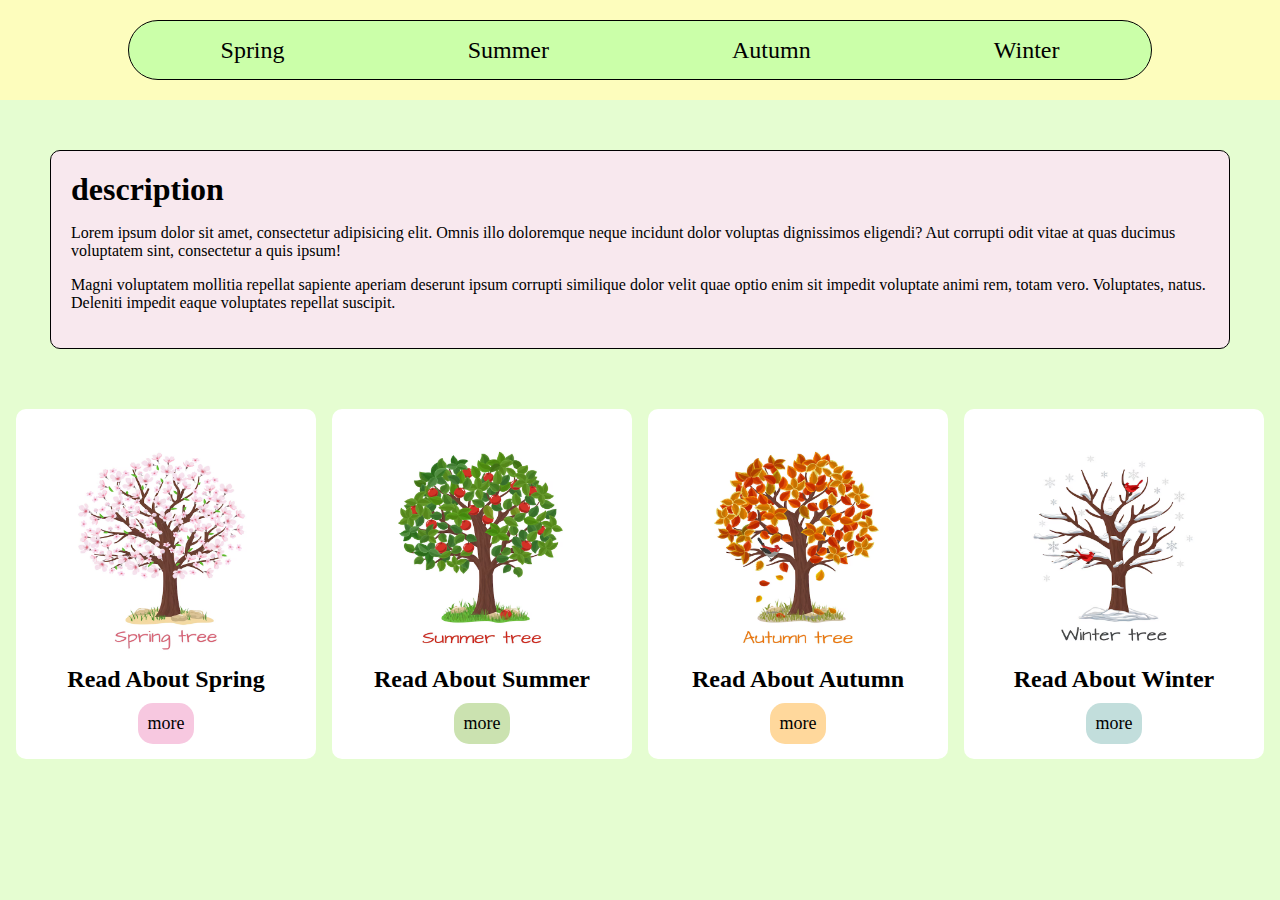
<file: index.html>
<!DOCTYPE html>
<html lang="en">

<head>
    <meta charset="UTF-8">
    <meta name="viewport" content="width=device-width, initial-scale=1.0">
    <title>description</title>
    <link rel="stylesheet" href="index.css">
</head>

<body>
    <header>
        <nav>
            <a href="#">
                <div class="blossom">
                    <img class="top" src="./pictures/blossom.png" alt="">
                    <img class="right" src="./pictures/blossom.png" alt="">
                    <img class="corner" src="./pictures/blossom.png" alt="">
                </div>
                Spring
            </a>
            <a href="two.html" target="_blank">
                <div class="blossom">
                    <img class="top" src="./pictures/blossom.png" alt="">
                    <img class="right" src="./pictures/blossom.png" alt="">
                    <img class="corner" src="./pictures/blossom.png" alt="">
                </div>
                Summer
            </a>
            <a href="three.html" target="_blank">
                <div class="blossom">
                    <img class="top" src="./pictures/blossom.png" alt="">
                    <img class="right" src="./pictures/blossom.png" alt="">
                    <img class="corner" src="./pictures/blossom.png" alt="">
                </div>
                Autumn
            </a>
            <a href="four.html" target="_blank">
                <div class="blossom">
                    <img class="top" src="./pictures/blossom.png" alt="">
                    <img class="right" src="./pictures/blossom.png" alt="">
                    <img class="corner" src="./pictures/blossom.png" alt="">
                </div>
                Winter
            </a>
        </nav>
    </header>

    <main>
        <section id="description">
            <h1>description</h1>
            <p>Lorem ipsum dolor sit amet, consectetur adipisicing elit. Omnis illo doloremque neque incidunt dolor
                voluptas dignissimos eligendi? Aut corrupti odit vitae at quas ducimus voluptatem sint, consectetur a
                quis ipsum!</p>
            <p>Magni voluptatem mollitia repellat sapiente aperiam deserunt ipsum corrupti similique dolor velit quae
                optio enim sit impedit voluptate animi rem, totam vero. Voluptates, natus. Deleniti impedit eaque
                voluptates repellat suscipit.</p>
        </section>
        <section class="container">
            <section class="card spring">
                <img src="pictures/spring.png" alt="spring">
                <h2>Read About Spring</h2>
                <a href="https://en.wikipedia.org/wiki/Spring_(season)" target="_blank">more</a>
            </section>
            <section class="card summer">
                <img src="pictures/summer.png" alt="summer">
                <h2>Read About Summer</h2>
                <a href="https://en.wikipedia.org/wiki/Summer" target="_blank">more</a>
            </section>
            <section class="card autumn">
                <img src="pictures/autumn.png" alt="autumn">
                <h2>Read About Autumn</h2>
                <a href="https://en.wikipedia.org/wiki/Autumn" target="_blank">more</a>
            </section>
            <section class="card winter">
                <img src="pictures/winter.png" alt="winter">
                <h2>Read About Winter</h2>
                <a href="https://en.wikipedia.org/wiki/Winter" target="_blank">more</a>
            </section>
        </section>

    </main>
</body>

</html>
</file>
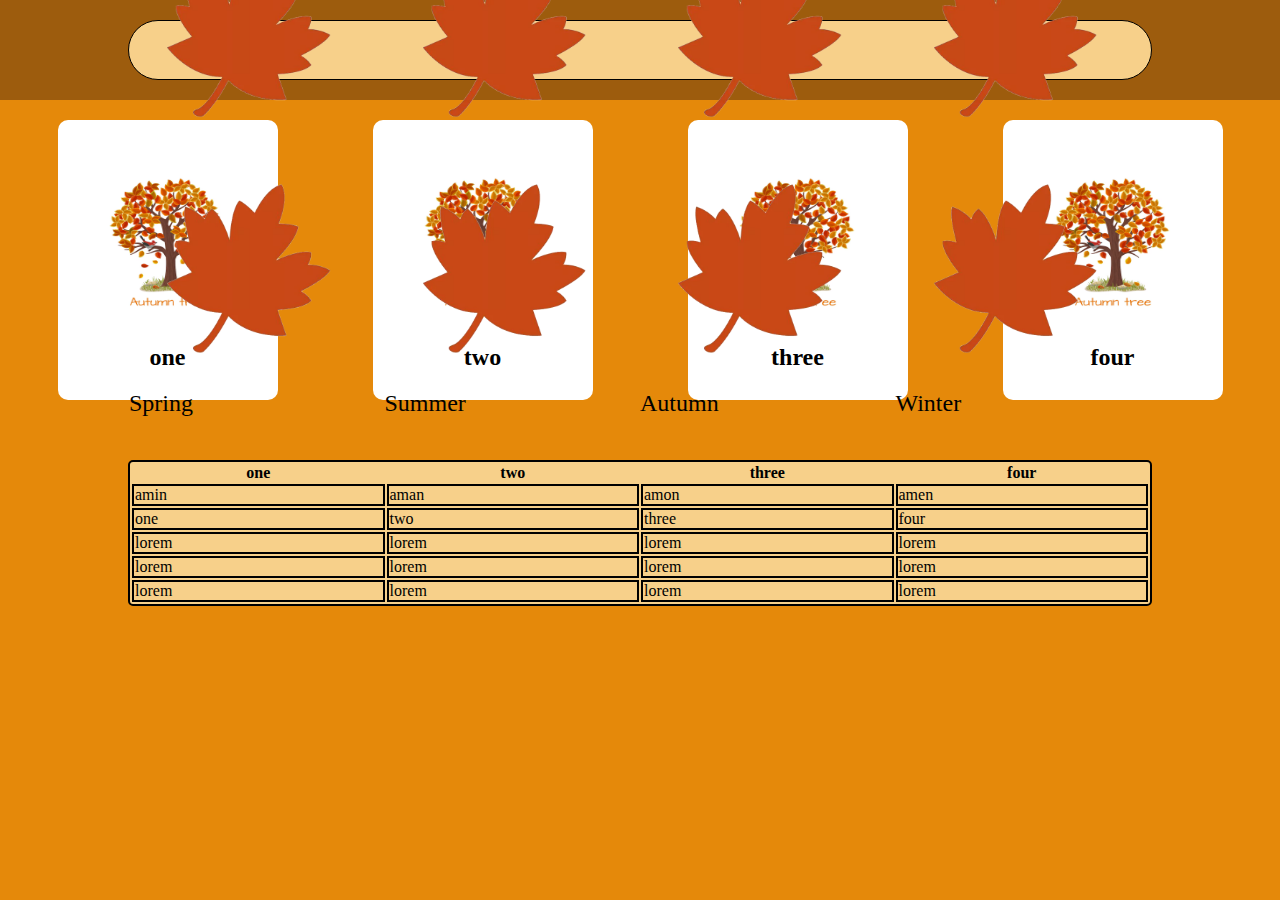
<file: autumn.html>
<!DOCTYPE html>
<html lang="en">

<head>
    <meta charset="UTF-8">
    <meta name="viewport" content="width=device-width, initial-scale=1.0">
    <title>Autumn</title>
    <link rel="stylesheet" href="autumn.css">
</head>

<body>
    <header>
        <nav>
            <a href="index.html" target="_blank">
                <div class="blossom">
                    <img class="top" src="./pictures/fallleaf.png" alt="">
                    <img class="right" src="./pictures/fallleaf.png" alt="">
                    <img class="corner" src="./pictures/fallleaf.png" alt="">
                </div>
                Spring
            </a>
            <a href="summer.html" target="_blank">
                <div class="blossom">
                    <img class="top" src="./pictures/fallleaf.png" alt="">
                    <img class="right" src="./pictures/fallleaf.png" alt="">
                    <img class="corner" src="./pictures/fallleaf.png" alt="">
                </div>
                Summer
            </a>
            <a href="#">
                <div class="blossom">
                    <img class="top" src="./pictures/fallleaf.png" alt="">
                    <img class="right" src="./pictures/fallleaf.png" alt="">
                    <img class="corner" src="./pictures/fallleaf.png" alt="">
                </div>
                Autumn
            </a>
            <a href="winter.html" target="_blank">
                <div class="blossom">
                    <img class="top" src="./pictures/fallleaf.png" alt="">
                    <img class="right" src="./pictures/fallleaf.png" alt="">
                    <img class="corner" src="./pictures/fallleaf.png" alt="">
                </div>
                Winter
            </a>
        </nav>
    </header>

    <main>
        <section class="container">
            <section class="card">
                <img src="pictures/autumn.png" alt="test">
                <h2>one</h2>
            </section>
            <section class="card">
                <img src="pictures/autumn.png" alt="test">
                <h2>two</h2>
            </section>
            <section class="card">
                <img src="pictures/autumn.png" alt="test">
                <h2>three</h2>
            </section>
            <section class="card">
                <img src="pictures/autumn.png" alt="test">
                <h2>four</h2>
            </section>
        </section>

        <section>
            <table>
                <thead>
                    <th>one</th>
                    <th>two</th>
                    <th>three</th>
                    <th>four</th>
                </thead>
                <tbody>
                    <tr>
                        <td>amin</td>
                        <td>aman</td>
                        <td>amon</td>
                        <td>amen</td>
                    </tr>
                    <tr>
                        <td>one</td>
                        <td>two</td>
                        <td>three</td>
                        <td>four</td>
                    </tr>
                    <tr>
                        <td>lorem</td>
                        <td>lorem</td>
                        <td>lorem</td>
                        <td>lorem</td>
                    </tr>
                    <tr>
                        <td>lorem</td>
                        <td>lorem</td>
                        <td>lorem</td>
                        <td>lorem</td>
                    </tr>
                    <tr>
                        <td>lorem</td>
                        <td>lorem</td>
                        <td>lorem</td>
                        <td>lorem </td>
                    </tr>
                </tbody>
            </table>
        </section>
</body>

</html>
</file>
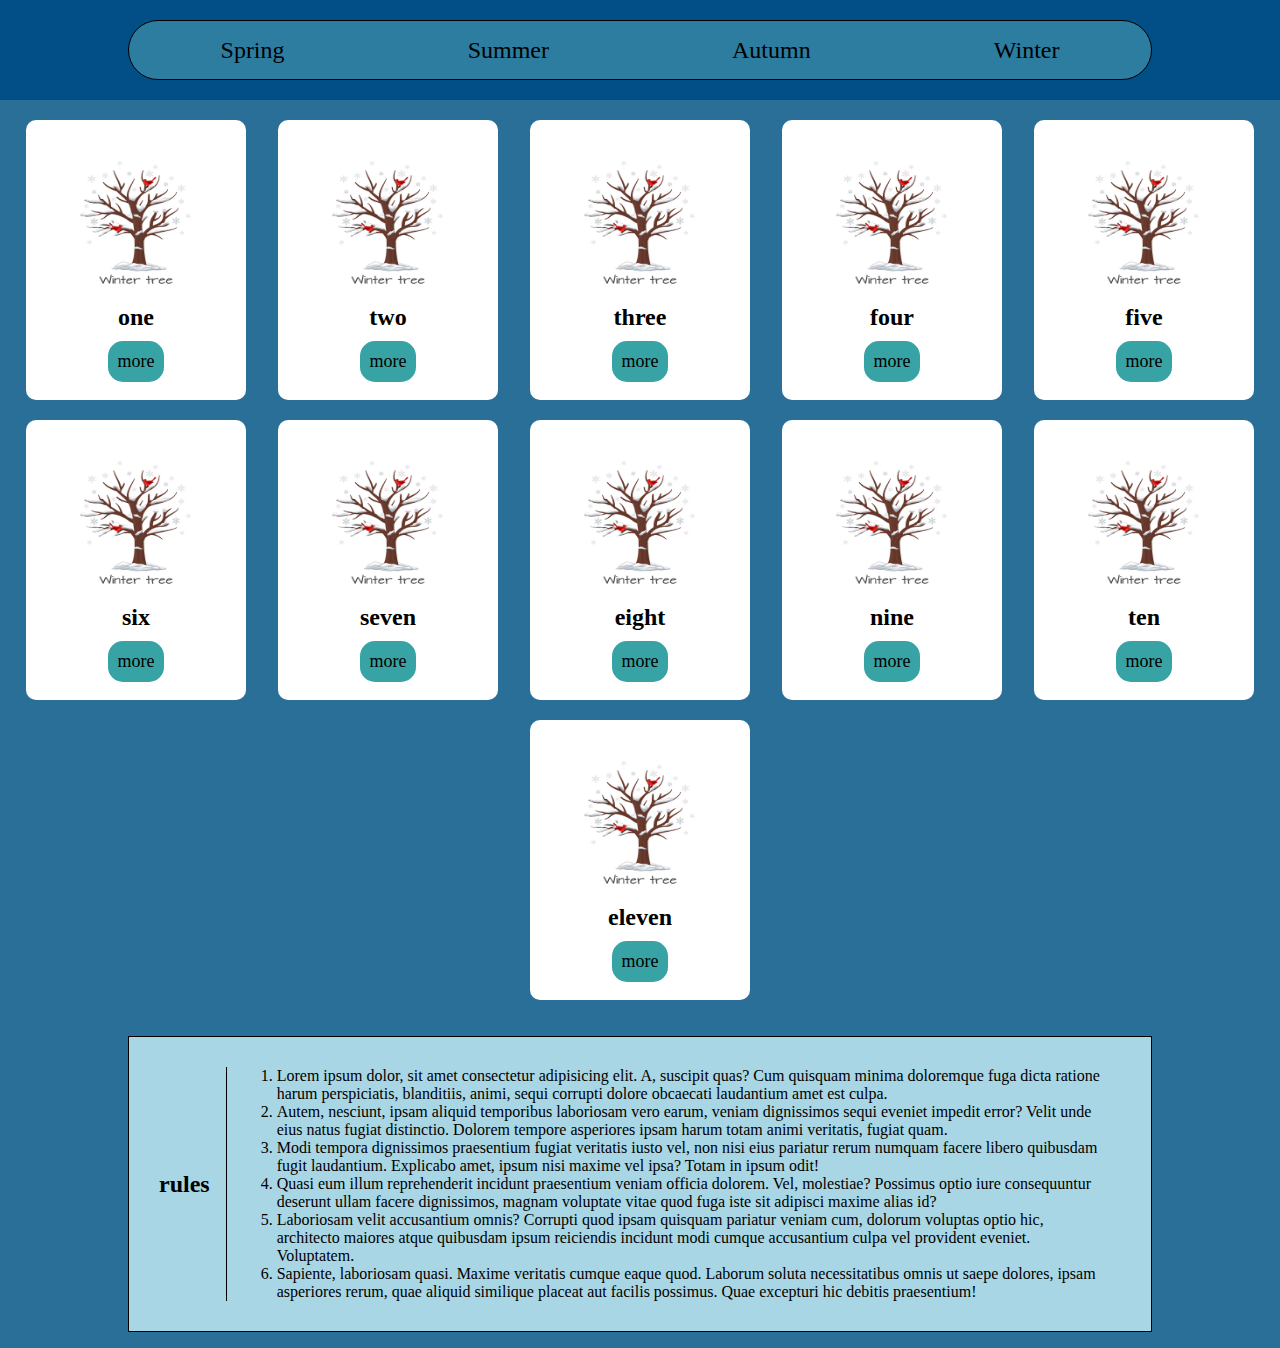
<file: four.html>
<!DOCTYPE html>
<html lang="en">

<head>
    <meta charset="UTF-8">
    <meta name="viewport" content="width=device-width, initial-scale=1.0">
    <title>four</title>
    <link rel="stylesheet" href="four.css">
</head>

<body>
    <header>
        <nav>
            <a href="index.html" target="_blank">
                <div class="blossom">
                    <img class="top" src="pictures/snow.png" alt="">
                    <img class="right" src="pictures/snow.png" alt="">
                    <img class="corner" src="pictures/snow.png" alt="">
                </div>
                Spring
            </a>
            <a href="two.html" target="_blank">
                <div class="blossom">
                    <img class="top" src="pictures/snow.png" alt="">
                    <img class="right" src="pictures/snow.png" alt="">
                    <img class="corner" src="pictures/snow.png" alt="">
                </div>
                Summer
            </a>
            <a href="three.html" target="_blank">
                <div class="blossom">
                    <img class="top" src="pictures/snow.png" alt="">
                    <img class="right" src="pictures/snow.png" alt="">
                    <img class="corner" src="pictures/snow.png" alt="">
                </div>
                Autumn
            </a>
            <a href="#">
                <div class="blossom">
                    <img class="top" src="pictures/snow.png" alt="">
                    <img class="right" src="pictures/snow.png" alt="">
                    <img class="corner" src="pictures/snow.png" alt="">
                </div>
                Winter
            </a>
        </nav>
    </header>

    <main>
        <section class="container">
            <section class="card">
                <img src="./pictures/winter.png" alt="test">
                <h2>one</h2>
                <a href="">more</a>
            </section>
            <section class="card">
                <img src="./pictures/winter.png" alt="test">
                <h2>two</h2>
                <a href="">more</a>
            </section>
            <section class="card">
                <img src="./pictures/winter.png" alt="test">
                <h2>three</h2>
                <a href="">more</a>
            </section>
            <section class="card">
                <img src="./pictures/winter.png" alt="test">
                <h2>four</h2>
                <a href="">more</a>
            </section>
            <section class="card">
                <img src="./pictures/winter.png" alt="test">
                <h2>five</h2>
                <a href="">more</a>
            </section>
            <section class="card">
                <img src="./pictures/winter.png" alt="test">
                <h2>six</h2>
                <a href="">more</a>
            </section>
            <section class="card">
                <img src="./pictures/winter.png" alt="test">
                <h2>seven</h2>
                <a href="">more</a>
            </section>
            <section class="card">
                <img src="./pictures/winter.png" alt="test">
                <h2>eight</h2>
                <a href="">more</a>
            </section>
            <section class="card">
                <img src="./pictures/winter.png" alt="test">
                <h2>nine</h2>
                <a href="">more</a>
            </section>
            <section class="card">
                <img src="./pictures/winter.png" alt="test">
                <h2>ten</h2>
                <a href="">more</a>
            </section>
            <section class="card">
                <img src="./pictures/winter.png" alt="test">
                <h2>eleven</h2>
                <a href="">more</a>
            </section>
        </section>
        <section class="rules">
            <div>
                <h2>rules</h2>
            <ol>
                <li>Lorem ipsum dolor, sit amet consectetur adipisicing elit. A, suscipit quas? Cum quisquam minima doloremque fuga dicta ratione harum perspiciatis, blanditiis, animi, sequi corrupti dolore obcaecati laudantium amet est culpa.</li>
                <li>Autem, nesciunt, ipsam aliquid temporibus laboriosam vero earum, veniam dignissimos sequi eveniet impedit error? Velit unde eius natus fugiat distinctio. Dolorem tempore asperiores ipsam harum totam animi veritatis, fugiat quam.</li>
                <li>Modi tempora dignissimos praesentium fugiat veritatis iusto vel, non nisi eius pariatur rerum numquam facere libero quibusdam fugit laudantium. Explicabo amet, ipsum nisi maxime vel ipsa? Totam in ipsum odit!</li>
                <li>Quasi eum illum reprehenderit incidunt praesentium veniam officia dolorem. Vel, molestiae? Possimus optio iure consequuntur deserunt ullam facere dignissimos, magnam voluptate vitae quod fuga iste sit adipisci maxime alias id?</li>
                <li>Laboriosam velit accusantium omnis? Corrupti quod ipsam quisquam pariatur veniam cum, dolorum voluptas optio hic, architecto maiores atque quibusdam ipsum reiciendis incidunt modi cumque accusantium culpa vel provident eveniet. Voluptatem.</li>
                <li>Sapiente, laboriosam quasi. Maxime veritatis cumque eaque quod. Laborum soluta necessitatibus omnis ut saepe dolores, ipsam asperiores rerum, quae aliquid similique placeat aut facilis possimus. Quae excepturi hic debitis praesentium!</li>
            </ol>
            </div>
        </section>
    </main>
</body>

</html>
</file>
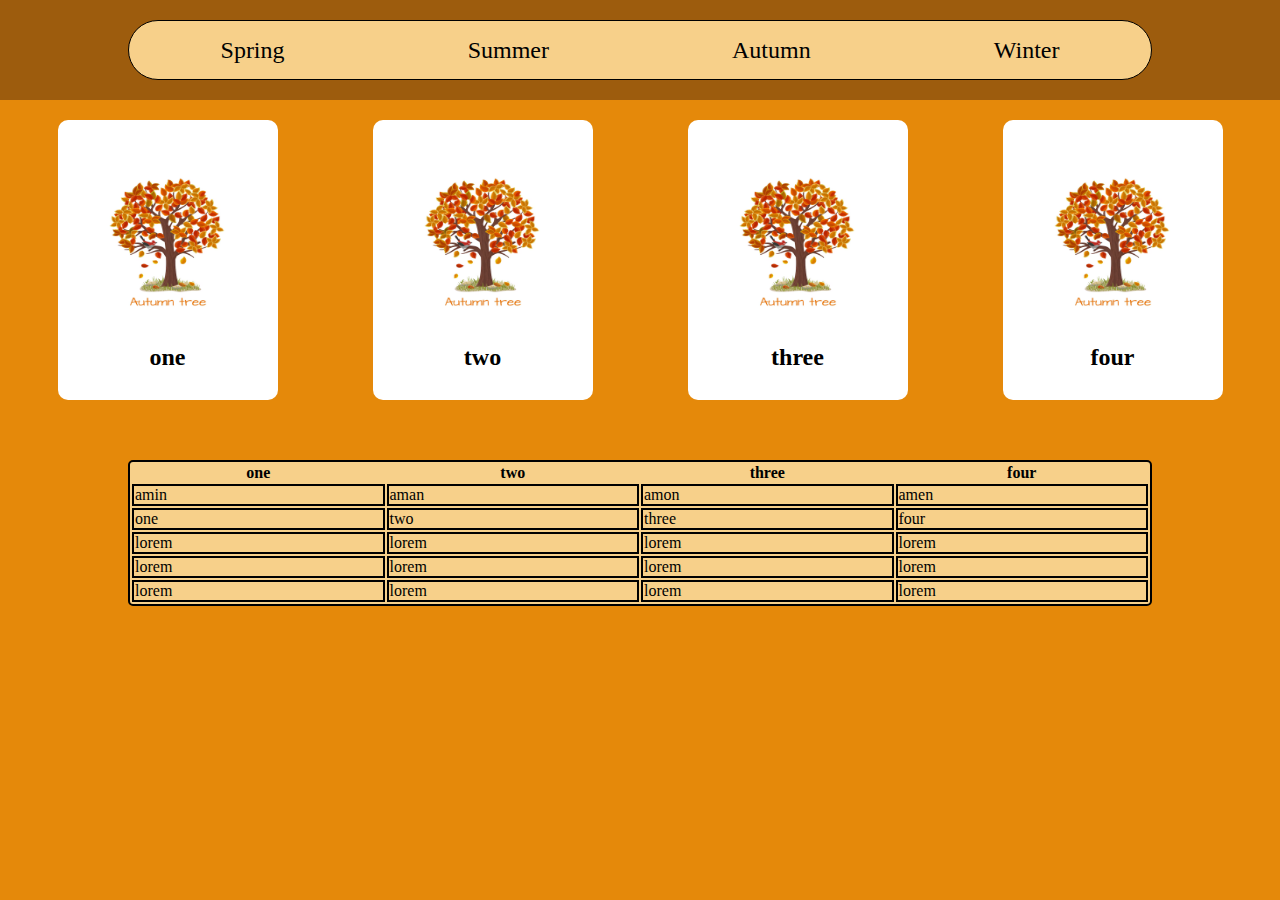
<file: three.html>
<!DOCTYPE html>
<html lang="en">

<head>
    <meta charset="UTF-8">
    <meta name="viewport" content="width=device-width, initial-scale=1.0">
    <title>three</title>
    <link rel="stylesheet" href="three.css">
</head>

<body>
    <header>
        <nav>
            <a href="index.html" target="_blank">
                <div class="blossom">
                    <img class="top" src="./pictures/fallleaf.png" alt="">
                    <img class="right" src="./pictures/fallleaf.png" alt="">
                    <img class="corner" src="./pictures/fallleaf.png" alt="">
                </div>
                Spring
            </a>
            <a href="two.html" target="_blank">
                <div class="blossom">
                    <img class="top" src="./pictures/fallleaf.png" alt="">
                    <img class="right" src="./pictures/fallleaf.png" alt="">
                    <img class="corner" src="./pictures/fallleaf.png" alt="">
                </div>
                Summer
            </a>
            <a href="#">
                <div class="blossom">
                    <img class="top" src="./pictures/fallleaf.png" alt="">
                    <img class="right" src="./pictures/fallleaf.png" alt="">
                    <img class="corner" src="./pictures/fallleaf.png" alt="">
                </div>
                Autumn
            </a>
            <a href="four.html" target="_blank">
                <div class="blossom">
                    <img class="top" src="./pictures/fallleaf.png" alt="">
                    <img class="right" src="./pictures/fallleaf.png" alt="">
                    <img class="corner" src="./pictures/fallleaf.png" alt="">
                </div>
                Winter
            </a>
        </nav>
    </header>

    <main>
        <section class="container">
            <section class="card">
                <img src="pictures/autumn.png" alt="test">
                <h2>one</h2>
            </section>
            <section class="card">
                <img src="pictures/autumn.png" alt="test">
                <h2>two</h2>
            </section>
            <section class="card">
                <img src="pictures/autumn.png" alt="test">
                <h2>three</h2>
            </section>
            <section class="card">
                <img src="pictures/autumn.png" alt="test">
                <h2>four</h2>
            </section>
        </section>

        <section>
            <table>
                <thead>
                    <th>one</th>
                    <th>two</th>
                    <th>three</th>
                    <th>four</th>
                </thead>
                <tbody>
                    <tr>
                        <td>amin</td>
                        <td>aman</td>
                        <td>amon</td>
                        <td>amen</td>
                    </tr>
                    <tr>
                        <td>one</td>
                        <td>two</td>
                        <td>three</td>
                        <td>four</td>
                    </tr>
                    <tr>
                        <td>lorem</td>
                        <td>lorem</td>
                        <td>lorem</td>
                        <td>lorem</td>
                    </tr>
                    <tr>
                        <td>lorem</td>
                        <td>lorem</td>
                        <td>lorem</td>
                        <td>lorem</td>
                    </tr>
                    <tr>
                        <td>lorem</td>
                        <td>lorem</td>
                        <td>lorem</td>
                        <td>lorem </td>
                    </tr>
                </tbody>
            </table>
        </section>
</body>

</html>
</file>
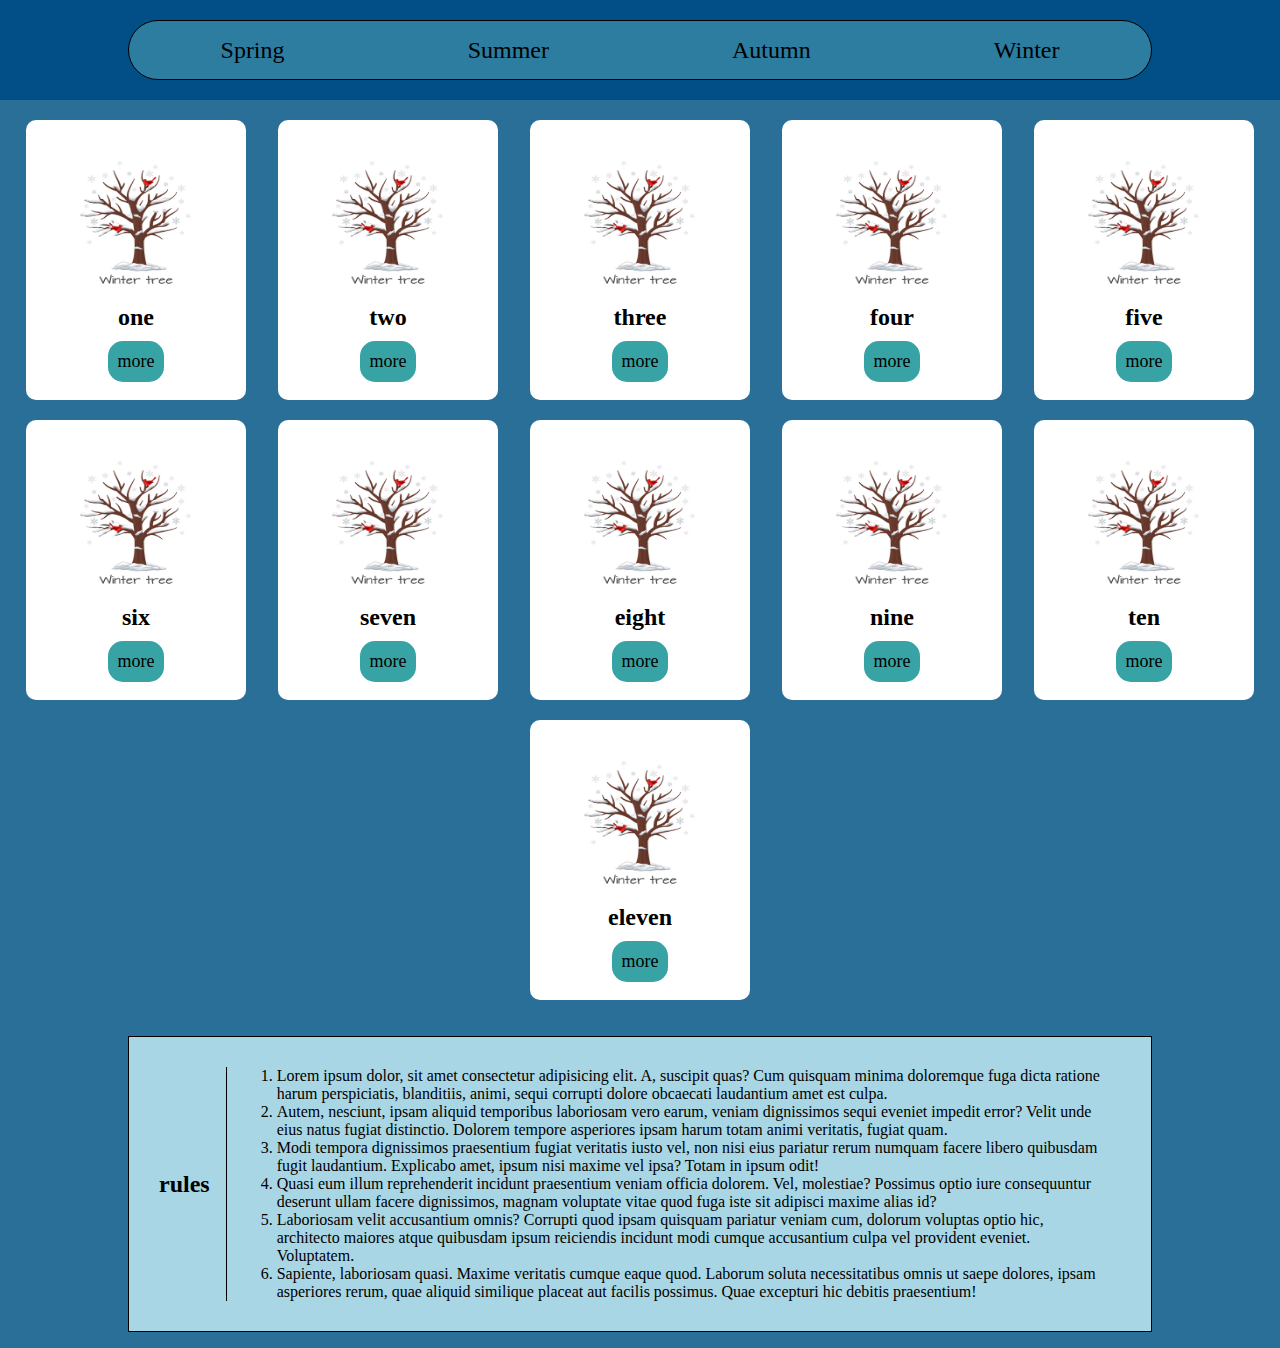
<file: winter.html>
<!DOCTYPE html>
<html lang="en">

<head>
    <meta charset="UTF-8">
    <meta name="viewport" content="width=device-width, initial-scale=1.0">
    <title>Winter</title>
    <link rel="stylesheet" href="winter.css">
</head>

<body>
    <header>
        <nav>
            <a href="index.html" target="_blank">
                <div class="snow">
                    <img class="top" src="pictures/snow.png" alt="">
                    <img class="right" src="pictures/snow.png" alt="">
                    <img class="corner" src="pictures/snow.png" alt="">
                </div>
                Spring
            </a>
            <a href="summer.html" target="_blank">
                <div class="snow">
                    <img class="top" src="pictures/snow.png" alt="">
                    <img class="right" src="pictures/snow.png" alt="">
                    <img class="corner" src="pictures/snow.png" alt="">
                </div>
                Summer
            </a>
            <a href="autumn.html" target="_blank">
                <div class="snow">
                    <img class="top" src="pictures/snow.png" alt="">
                    <img class="right" src="pictures/snow.png" alt="">
                    <img class="corner" src="pictures/snow.png" alt="">
                </div>
                Autumn
            </a>
            <a href="#">
                <div class="snow">
                    <img class="top" src="pictures/snow.png" alt="">
                    <img class="right" src="pictures/snow.png" alt="">
                    <img class="corner" src="pictures/snow.png" alt="">
                </div>
                Winter
            </a>
        </nav>
    </header>

    <main>
        <section class="container">
            <section class="card">
                <img src="./pictures/winter.png" alt="test">
                <h2>one</h2>
                <a href="#">more</a>
            </section>
            <section class="card">
                <img src="./pictures/winter.png" alt="test">
                <h2>two</h2>
                <a href="#">more</a>
            </section>
            <section class="card">
                <img src="./pictures/winter.png" alt="test">
                <h2>three</h2>
                <a href="#">more</a>
            </section>
            <section class="card">
                <img src="./pictures/winter.png" alt="test">
                <h2>four</h2>
                <a href="#">more</a>
            </section>
            <section class="card">
                <img src="./pictures/winter.png" alt="test">
                <h2>five</h2>
                <a href="#">more</a>
            </section>
            <section class="card">
                <img src="./pictures/winter.png" alt="test">
                <h2>six</h2>
                <a href="#">more</a>
            </section>
            <section class="card">
                <img src="./pictures/winter.png" alt="test">
                <h2>seven</h2>
                <a href="#">more</a>
            </section>
            <section class="card">
                <img src="./pictures/winter.png" alt="test">
                <h2>eight</h2>
                <a href="#">more</a>
            </section>
            <section class="card">
                <img src="./pictures/winter.png" alt="test">
                <h2>nine</h2>
                <a href="#">more</a>
            </section>
            <section class="card">
                <img src="./pictures/winter.png" alt="test">
                <h2>ten</h2>
                <a href="#">more</a>
            </section>
            <section class="card">
                <img src="./pictures/winter.png" alt="test">
                <h2>eleven</h2>
                <a href="#">more</a>
            </section>
        </section>
        <section class="rules">
            <div>
                <h2>rules</h2>
            <ol>
                <li>Lorem ipsum dolor, sit amet consectetur adipisicing elit. A, suscipit quas? Cum quisquam minima doloremque fuga dicta ratione harum perspiciatis, blanditiis, animi, sequi corrupti dolore obcaecati laudantium amet est culpa.</li>
                <li>Autem, nesciunt, ipsam aliquid temporibus laboriosam vero earum, veniam dignissimos sequi eveniet impedit error? Velit unde eius natus fugiat distinctio. Dolorem tempore asperiores ipsam harum totam animi veritatis, fugiat quam.</li>
                <li>Modi tempora dignissimos praesentium fugiat veritatis iusto vel, non nisi eius pariatur rerum numquam facere libero quibusdam fugit laudantium. Explicabo amet, ipsum nisi maxime vel ipsa? Totam in ipsum odit!</li>
                <li>Quasi eum illum reprehenderit incidunt praesentium veniam officia dolorem. Vel, molestiae? Possimus optio iure consequuntur deserunt ullam facere dignissimos, magnam voluptate vitae quod fuga iste sit adipisci maxime alias id?</li>
                <li>Laboriosam velit accusantium omnis? Corrupti quod ipsam quisquam pariatur veniam cum, dolorum voluptas optio hic, architecto maiores atque quibusdam ipsum reiciendis incidunt modi cumque accusantium culpa vel provident eveniet. Voluptatem.</li>
                <li>Sapiente, laboriosam quasi. Maxime veritatis cumque eaque quod. Laborum soluta necessitatibus omnis ut saepe dolores, ipsam asperiores rerum, quae aliquid similique placeat aut facilis possimus. Quae excepturi hic debitis praesentium!</li>
            </ol>
            </div>
        </section>
    </main>
</body>

</html>
</file>
<file: index.css>
@import url(reset.css);

header {
    display: flex;
    justify-content: center;
    background-color: #FDFDBD;
    height: 100px;
    position: sticky;
    top: 0;
}

body {
    background-color: #E5FDD1;
}

nav {
    background-color: #CBFFA9;
    align-self: center;
    font-size: x-large;
    display: flex;
    justify-content: space-around;
    align-items: center;
    margin: 5px;
    width: 80%;
    height: 60px;
    border: 1px solid black;
    border-radius: 100px;
}

@media screen and (min-width: 0) and (max-width: 600px) {
    nav {
        width: 100%;
    }
}

.blossom img {
    width: 20px;
    height: 20px;
    display: none;
}

nav a {
    position: relative;
    color: black;
}

nav a:hover .blossom img {
    display: inline;
    position: absolute;
}

nav a:hover .corner {
    top: -10px;
    right: -20px;
}

nav a:hover .top {
    top: -15px;
    right: 3px;
}

nav a:hover .right {
    top: 10px;
    right: -25px;
}

nav a:hover {
    text-shadow: 1px 0 10px #FF52A2, 0 1px 10px yellowgreen;
    color: white;
}

#description {
    border: 1px solid black;
    border-radius: 10px;
    margin: 50px;
    padding: 20px;
    background-color: #F8E8EE;
}

#description:hover {
    box-shadow: 0 0 10px 5px #77975f;
}

p {
    margin: 1rem 0;
}

.container {
    display: flex;
    flex-wrap: wrap;
    justify-content: space-evenly;
}

.card {
    border-radius: 10px;
    background-color: #fff;
    padding: 20px;
    display: flex;
    flex-direction: column;
    align-items: center;
    width: 300px;
    height: 350px;
    margin: 10px 0;
}

.card:hover {
    box-shadow: 0 0 10px 5px #77975f;
}

.card * {
    margin: 10px 0 0 0;
}

img {
    width: 90%;
    height: 70%;
}

.spring:hover {
    background-color: #F7C8E0;
}

.summer:hover {
    background-color: #CBE2B0;
}

.autumn:hover {
    background-color: #FFD89C;
}

.winter:hover {
    background-color: #C2DEDC;
}


.card:hover a {
    background-color: white;
}

.card a {
    padding: 10px;
    border-radius: 15px;
    color: black;
    font-size: large;
}

.spring a {
    background-color: #F7C8E0;
}

.summer a {
    background-color: #CBE2B0;
}

.autumn a {
    background-color: #FFD89C;
}

.winter a {
    background-color: #C2DEDC;
}
</file>
<file: autumn.css>
@import url(reset.css);

header {
    display: flex;
    justify-content: center;
    background-color: #9D5C0D;
    height: 100px;
    position: sticky;
    top: 0;
}

body {
    background-color: #E5890A;
}

nav {
    background-color: #F7D08A;
    align-self: center;
    font-size: x-large;
    display: flex;
    justify-content: space-around;
    align-items: center;
    margin: 5px;
    width: 80%;
    height: 60px;
    border: 1px solid black;
    border-radius: 100px;
}

@media screen and (min-width: 0) and (max-width: 600px) {
    nav {
        width: 100%;
    }
}

.fallleaf img {
    width: 20px;
    height: 20px;
    display: none;
}

nav a {
    position: relative;
    color: black;
}

nav a:hover .fallleaf img {
    display: inline;
    position: absolute;
}

nav a:hover .corner {
    top: -10px;
    right: -20px;
}

nav a:hover .top {
    top: -15px;
    right: 3px;
}

nav a:hover .right {
    top: 10px;
    right: -25px;
}

nav a:hover {
    text-shadow: 1px 0 10px orange, 0 1px 10px orange, -1px 0 10px orange;
    color: white;
}

.container {
    margin: 10px;
    display: flex;
    flex-wrap: wrap;
    justify-content: space-around;
}

.card {
    border-radius: 10px;
    background-color: white;
    padding: 20px;
    display: flex;
    flex-direction: column;
    align-items: center;
    width: 220px;
    height: 280px;
    margin: 10px 0;
}

.card a {
    background-color: #d76a03;
    padding: 10px;
    border-radius: 15px;
    color: black;
    font-size: large;
}

.card:hover {
    background-color: #d76a03;
    box-shadow: 0 0 10px 10px #9D5C0D;
}

.card:hover a {
    background-color: white;
}

.card * {
    margin: 30px 0 0 0;
}

.card:hover h2 {
    text-shadow: 0 0 10px white;
    color: white;
}

img {
    width: 90%;
    height: 60%;
}

main> :nth-child(2) {
    display: flex;
    justify-content: center;
    margin: 50px 0;
}

table {
    background-color: #F7D08A;
    width: 80%;
    border: 2px solid black;
    border-radius: 5px;
}

td {
    border: 2px solid black;
    padding: 0 0 0 1px;
}

table:hover {
    box-shadow: 0 0 10px 10px #9D5C0D;
}

td:hover {
    background-color: #9D5C0D;
}
</file>
<file: four.css>
@import url(reset.css);

header {
    display: flex;
    justify-content: center;
    background-color: #014f86;
    height: 100px;
    position: sticky;
    top: 0;
}

body {
    background-color: #2a6f97;
}


nav {
    background-color: #2c7da0;
    align-self: center;
    font-size: x-large;
    display: flex;
    justify-content: space-around;
    align-items: center;
    margin: 5px;
    width: 80%;
    height: 60px;
    border: 1px solid black;
    border-radius: 100px;
}

.blossom img {
    width: 20px;
    height: 20px;
    display: none;
}

nav a {
    position: relative;
    color: black;
}

nav a:hover .blossom img {
    display: inline;
    position: absolute;
}

nav a:hover .corner {
    top: -10px;
    right: -20px;
}

nav a:hover .top {
    top: -15px;
    right: 3px;
}

nav a:hover .right {
    top: 10px;
    right: -25px;
}

nav a:hover {
    text-shadow: 1px 0 10px white, 0 1px 10px white, 0 -1px 10px blue;
    color: white;
}

.container {
    margin: 10px;
    display: flex;
    flex-wrap: wrap;
    justify-content: space-around;
    align-content: space-between;
}

.card {
    border-radius: 10px;
    background-color: white;
    padding: 20px;
    display: flex;
    flex-direction: column;
    align-items: center;
    width: 220px;
    height: 280px;
    margin: 10px 0;
}

.card a {
    background-color: #38a3a5;
    padding: 10px;
    border-radius: 15px;
    color: black;
    font-size: large;
}

.card:hover {
    background-color: #38a3a5;
    box-shadow: 0 0 10px 5px white;
}

.card:hover a {
    background-color: white;
}

img {
    width: 90%;
    height: 60%;
}

.card * {
    margin: 10px 0 0 0;
}

.rules {
    display: flex;
    justify-content: center;
}

.rules div {
    background-color: #a9d6e5;
    width: 80%;
    border: 1px solid black;
    margin: 1rem;
    display: flex;
    align-items: center;
    padding: 30px;
    align-items: center;
}
.rules div:hover{
    box-shadow: 0 0 10px 10px #002855;
}

.rules ol {
    margin: 0 1rem;
    border-left: 1px solid black;
    padding-left: 50px;
}
</file>
<file: three.css>
@import url(reset.css);

header {
    display: flex;
    justify-content: center;
    background-color: #9D5C0D;
    height: 100px;
    position: sticky;
    top: 0;
}

body {
    background-color: #E5890A;
}

nav {
    background-color: #F7D08A;
    align-self: center;
    font-size: x-large;
    display: flex;
    justify-content: space-around;
    align-items: center;
    margin: 5px;
    width: 80%;
    height: 60px;
    border: 1px solid black;
    border-radius: 100px;
}

.blossom img {
    width: 20px;
    height: 20px;
    display: none;
}

nav a {
    position: relative;
    color: black;
}

nav a:hover .blossom img {
    display: inline;
    position: absolute;
}

nav a:hover .corner {
    top: -10px;
    right: -20px;
}

nav a:hover .top {
    top: -15px;
    right: 3px;
}

nav a:hover .right {
    top: 10px;
    right: -25px;
}

nav a:hover {
    text-shadow: 1px 0 10px orange, 0 1px 10px orange, -1px 0 10px orange;
    color: white;
}

.container {
    margin: 10px;
    display: flex;
    flex-wrap: wrap;
    justify-content: space-around;
}

.card {
    border-radius: 10px;
    background-color: white;
    padding: 20px;
    display: flex;
    flex-direction: column;
    align-items: center;
    width: 220px;
    height: 280px;
    margin: 10px 0;
}

.card a {
    background-color: #d76a03;
    padding: 10px;
    border-radius: 15px;
    color: black;
    font-size: large;
}

.card:hover {
    background-color: #d76a03;
    box-shadow: 0 0 10px 10px #9D5C0D;
}

.card:hover a {
    background-color: white;
}

.card * {
    margin: 30px 0 0 0;
}

.card:hover h2 {
    text-shadow: 0 0 10px white;
    color: white;
}

img {
    width: 90%;
    height: 60%;
}

main> :nth-child(2) {
    display: flex;
    justify-content: center;
    margin: 50px 0;
}

table {
    background-color: #F7D08A;
    width: 80%;
    border: 2px solid black;
    border-radius: 5px;
}

td {
    border: 2px solid black;
    padding: 0 0 0 1px;
}

table:hover {
    box-shadow: 0 0 10px 10px #9D5C0D;
}

td:hover {
    background-color: #9D5C0D;
}
</file>
<file: winter.css>
@import url(reset.css);

header {
    display: flex;
    justify-content: center;
    background-color: #014f86;
    height: 100px;
    position: sticky;
    top: 0;
}

body {
    background-color: #2a6f97;
}


nav {
    background-color: #2c7da0;
    align-self: center;
    font-size: x-large;
    display: flex;
    justify-content: space-around;
    align-items: center;
    margin: 5px;
    width: 80%;
    height: 60px;
    border: 1px solid black;
    border-radius: 100px;
}

@media screen and (min-width: 0) and (max-width: 600px) {
    nav {
        width: 100%;
    }
}

.snow img {
    width: 20px;
    height: 20px;
    display: none;
}

nav a {
    position: relative;
    color: black;
}

nav a:hover .snow img {
    display: inline;
    position: absolute;
}

nav a:hover .corner {
    top: -10px;
    right: -20px;
}

nav a:hover .top {
    top: -15px;
    right: 3px;
}

nav a:hover .right {
    top: 10px;
    right: -25px;
}

nav a:hover {
    text-shadow: 1px 0 10px white, 0 1px 10px white, 0 -1px 10px blue;
    color: white;
}

.container {
    margin: 10px;
    display: flex;
    flex-wrap: wrap;
    justify-content: space-around;
    align-content: space-between;
}

.card {
    border-radius: 10px;
    background-color: white;
    padding: 20px;
    display: flex;
    flex-direction: column;
    align-items: center;
    width: 220px;
    height: 280px;
    margin: 10px 0;
}

.card a {
    background-color: #38a3a5;
    padding: 10px;
    border-radius: 15px;
    color: black;
    font-size: large;
}

.card:hover {
    background-color: #38a3a5;
    box-shadow: 0 0 10px 5px white;
}

.card:hover a {
    background-color: white;
}

img {
    width: 90%;
    height: 60%;
}

.card * {
    margin: 10px 0 0 0;
}

.rules {
    display: flex;
    justify-content: center;
}

.rules div {
    background-color: #a9d6e5;
    width: 80%;
    border: 1px solid black;
    margin: 1rem;
    display: flex;
    align-items: center;
    padding: 30px;
    align-items: center;
}

.rules div:hover {
    box-shadow: 0 0 10px 10px #002855;
}

.rules ol {
    margin: 0 1rem;
    border-left: 1px solid black;
    padding-left: 50px;
}
</file>
